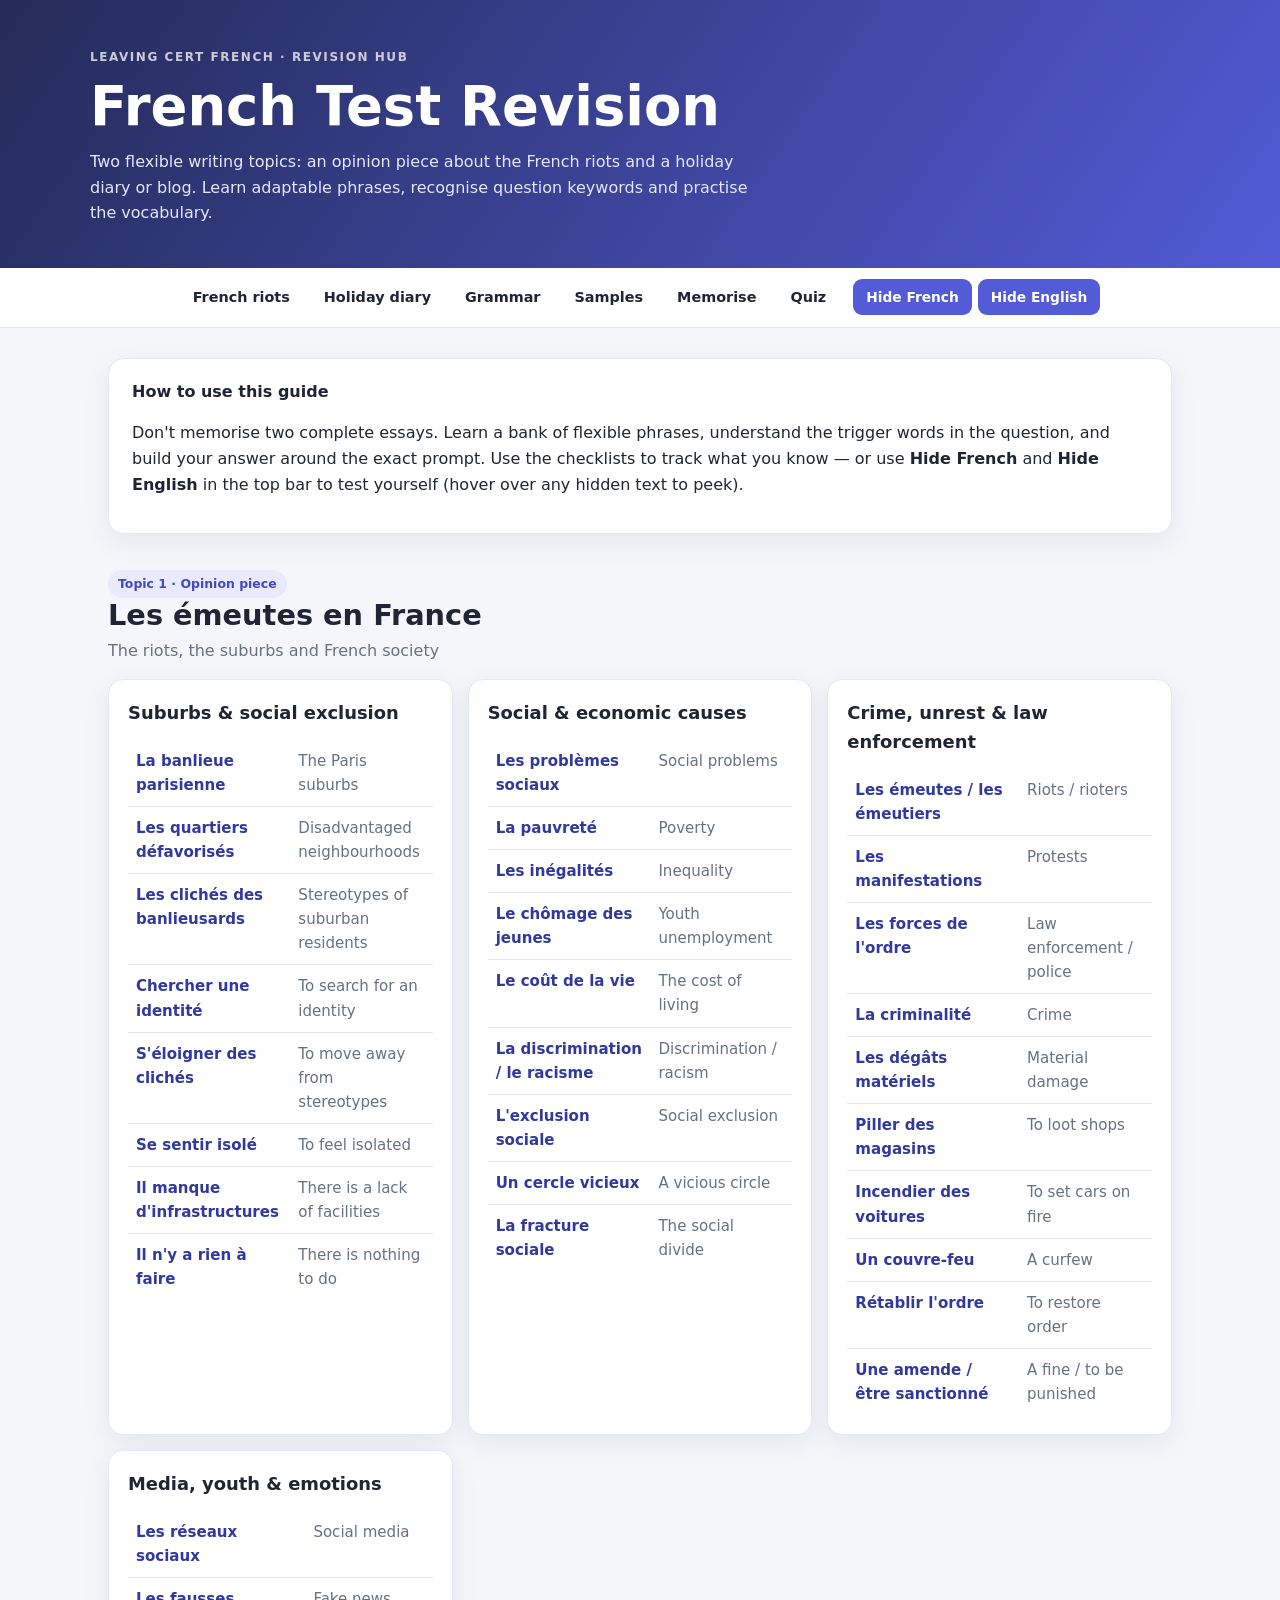
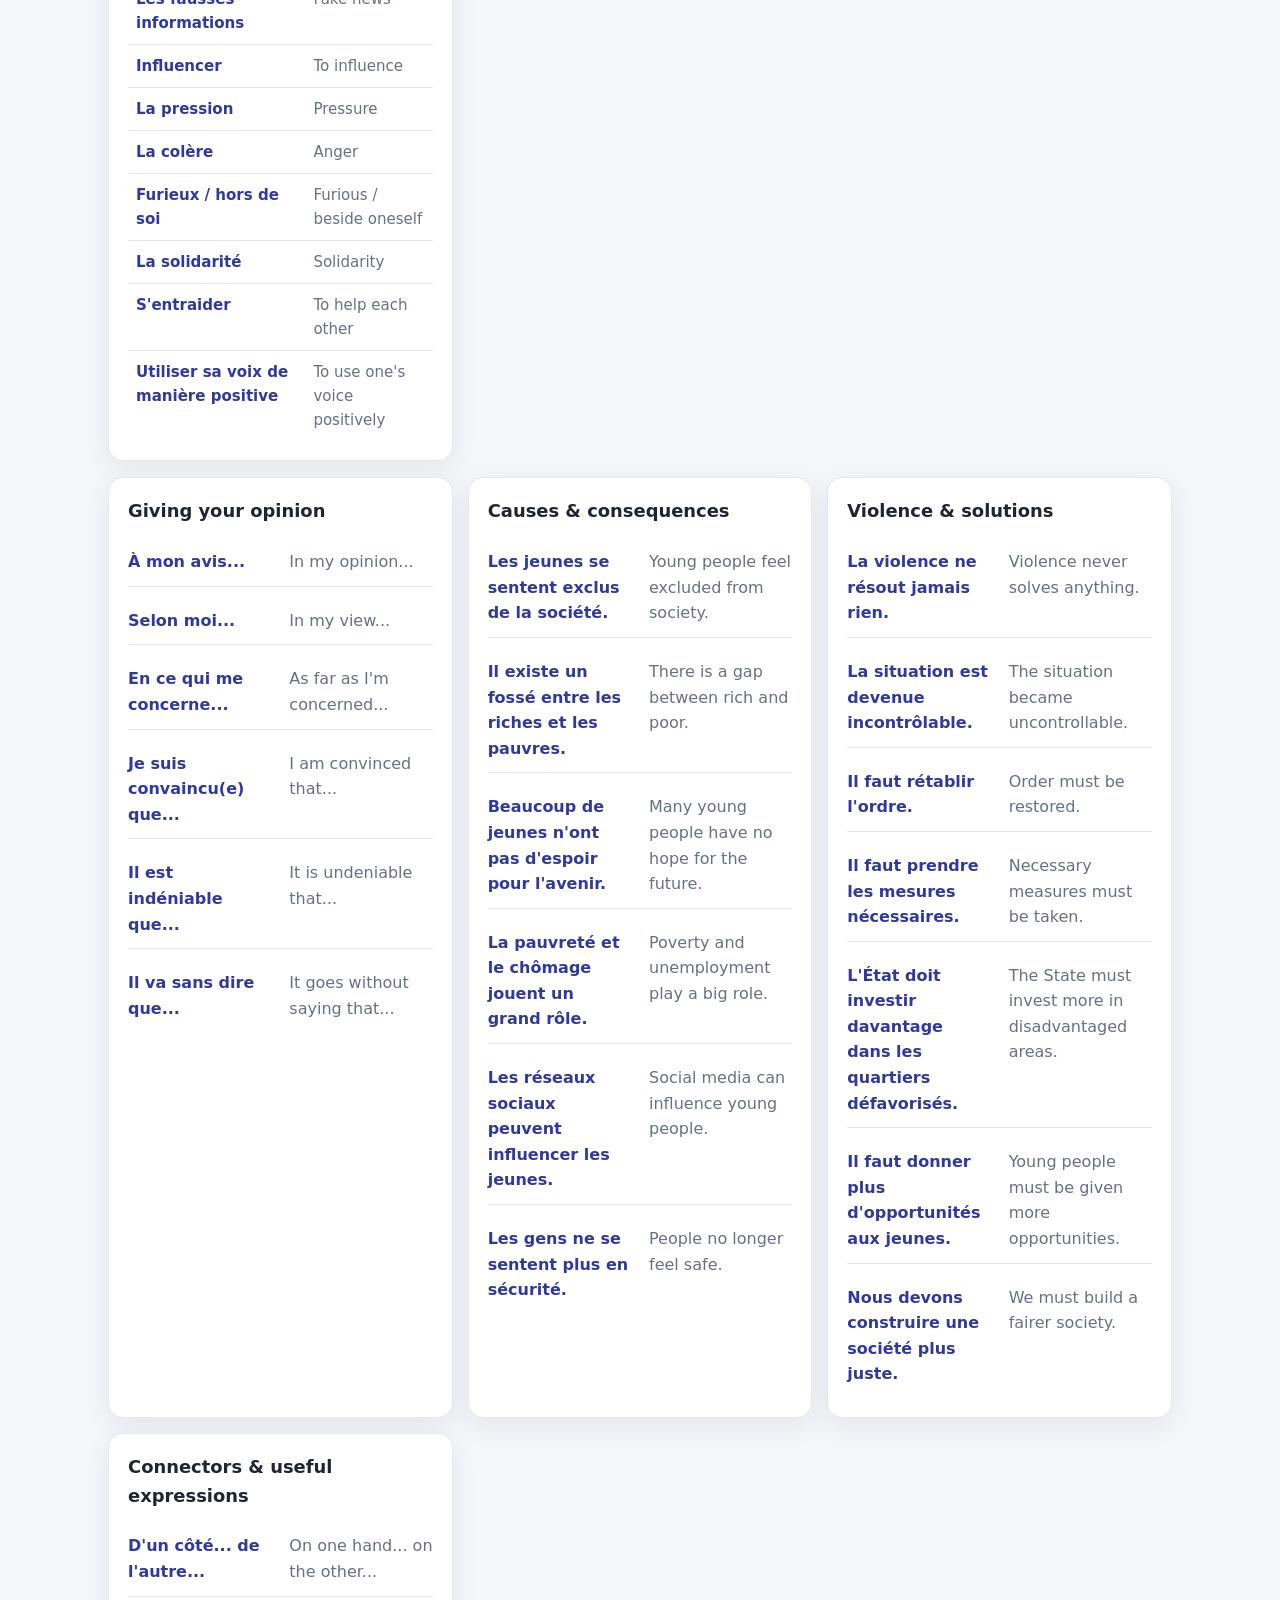
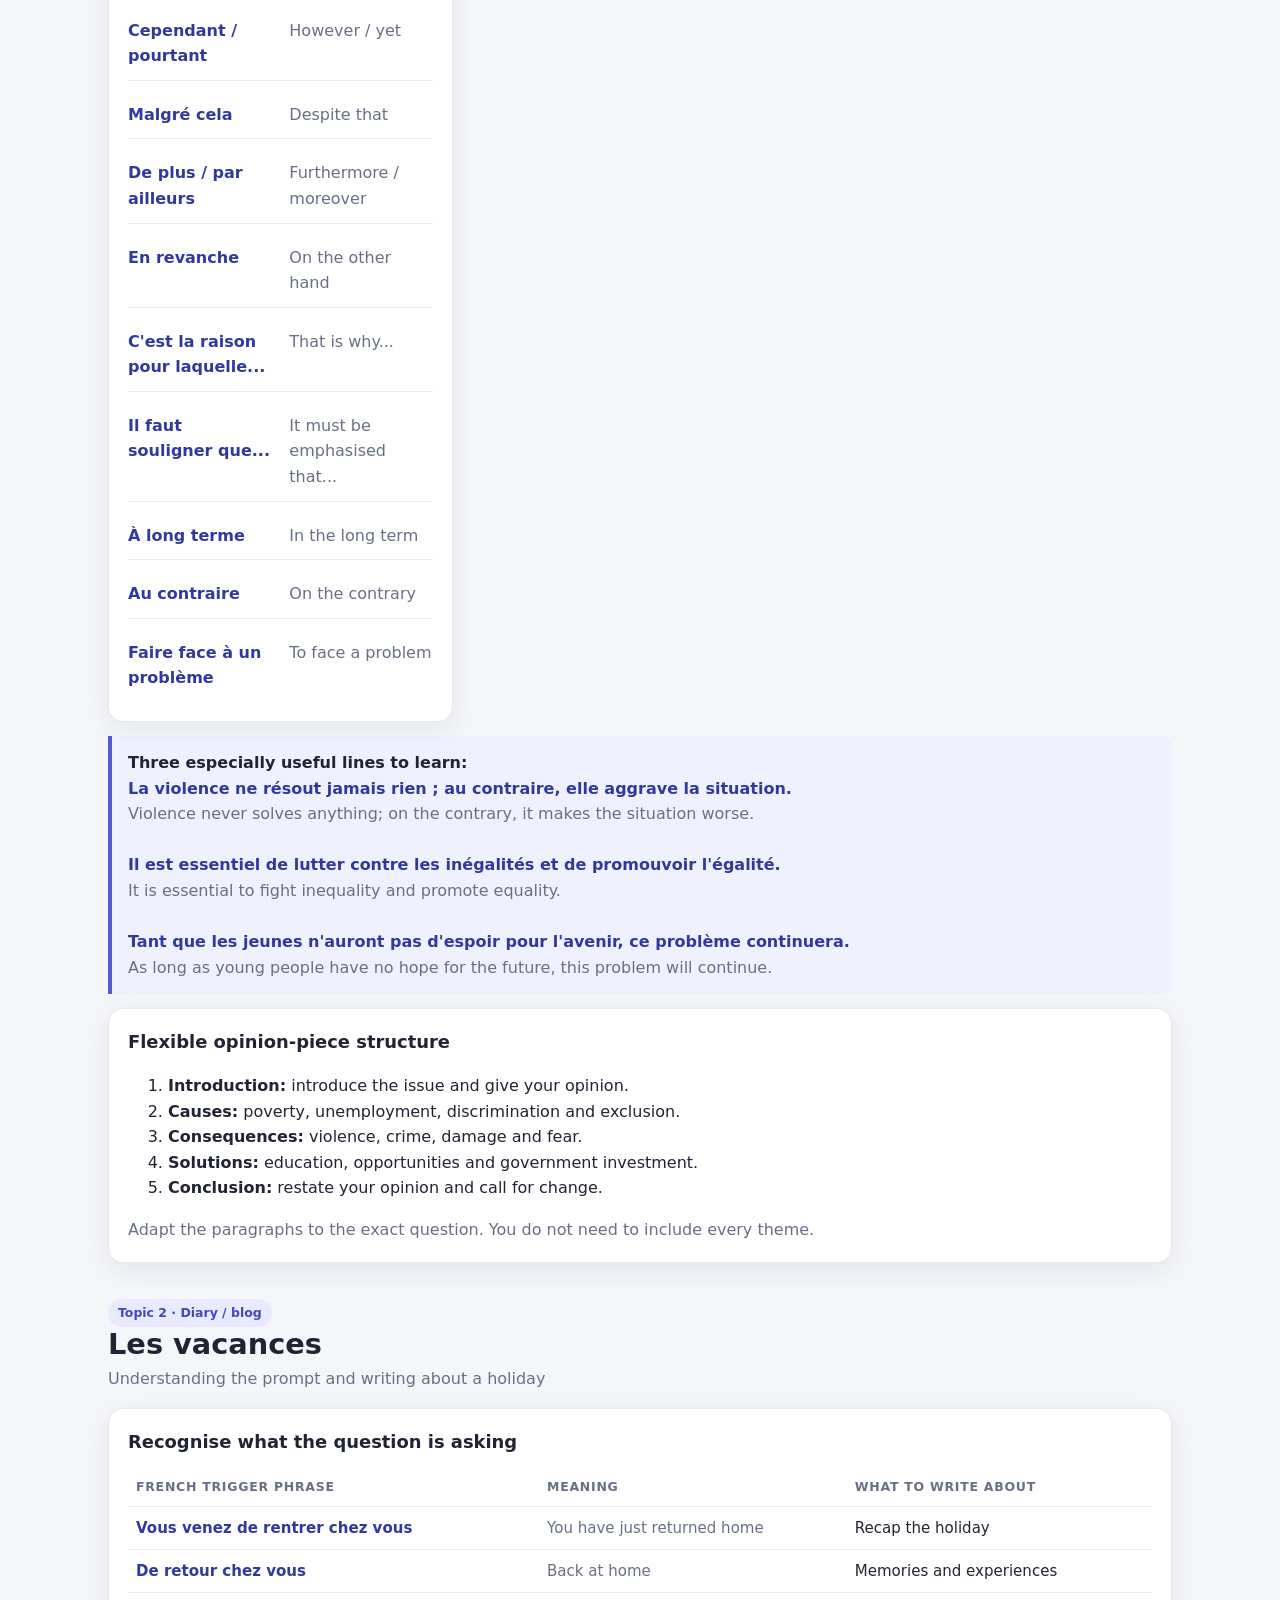
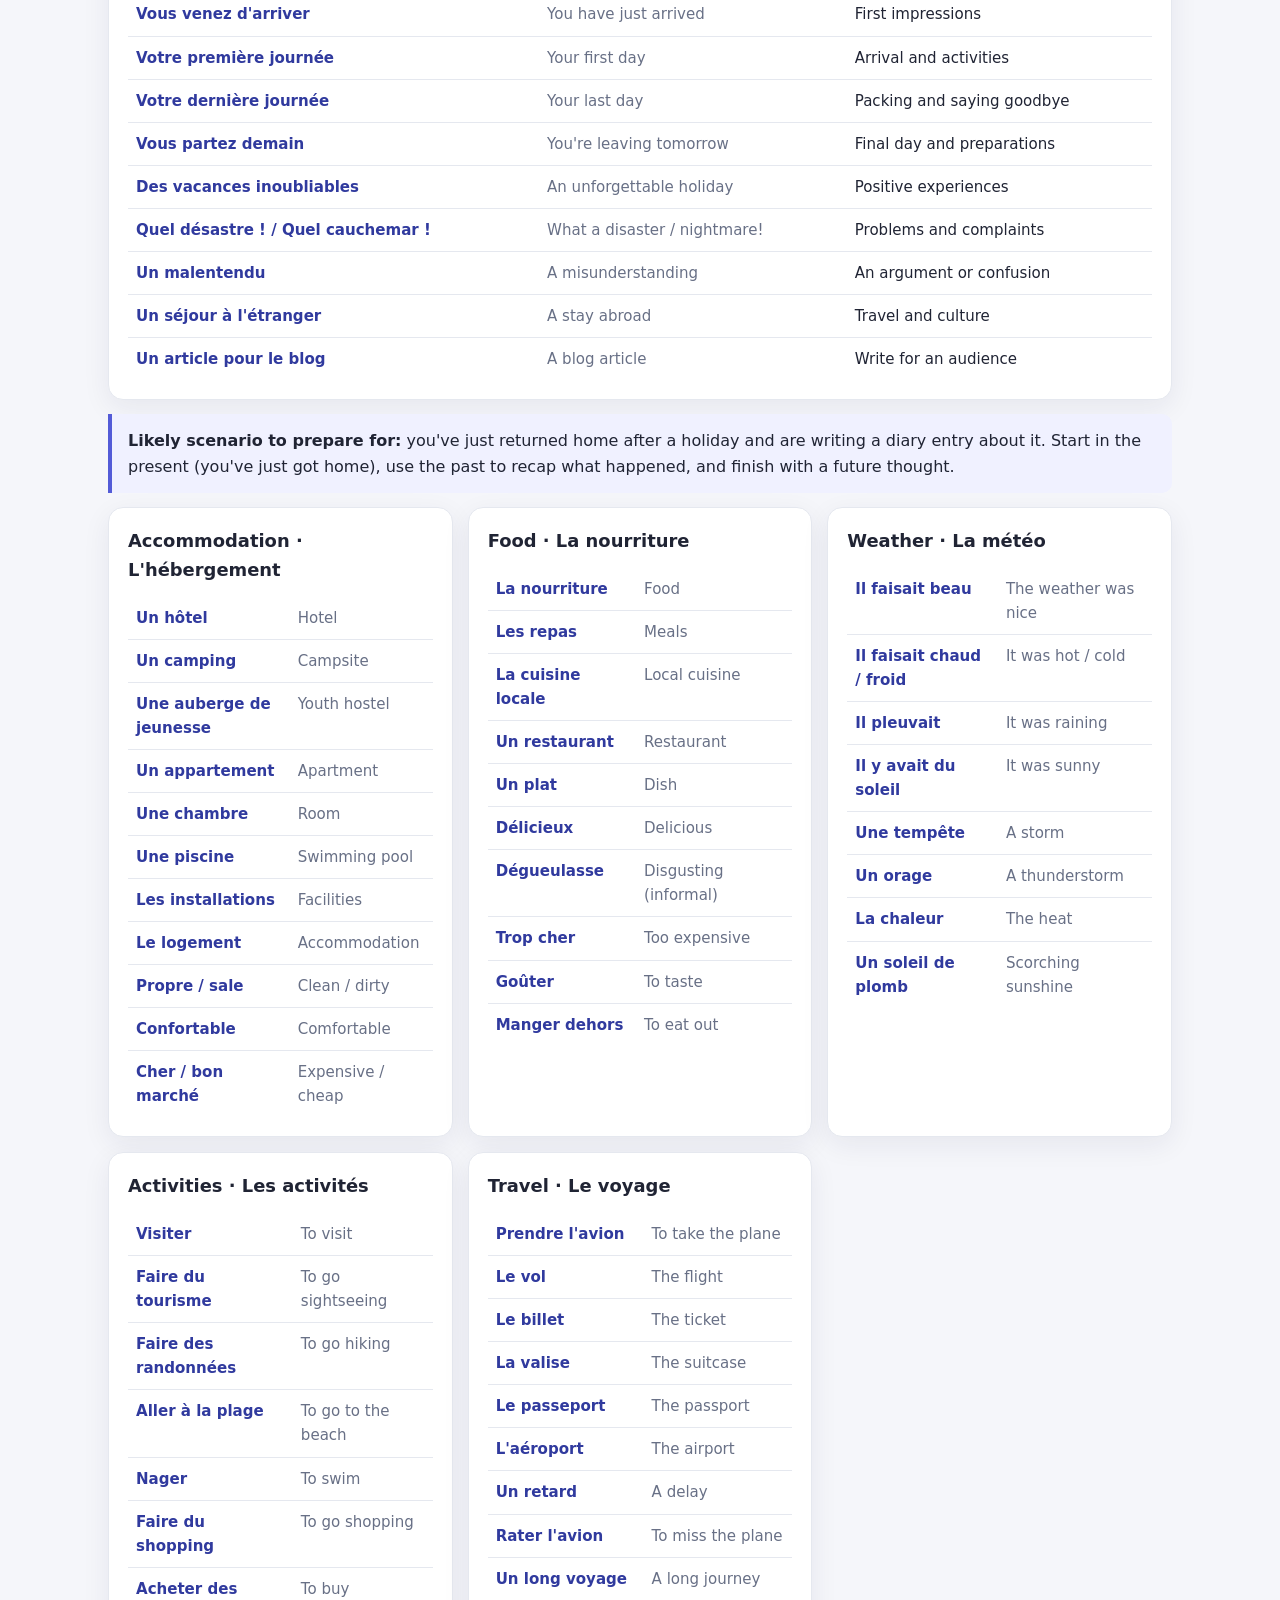
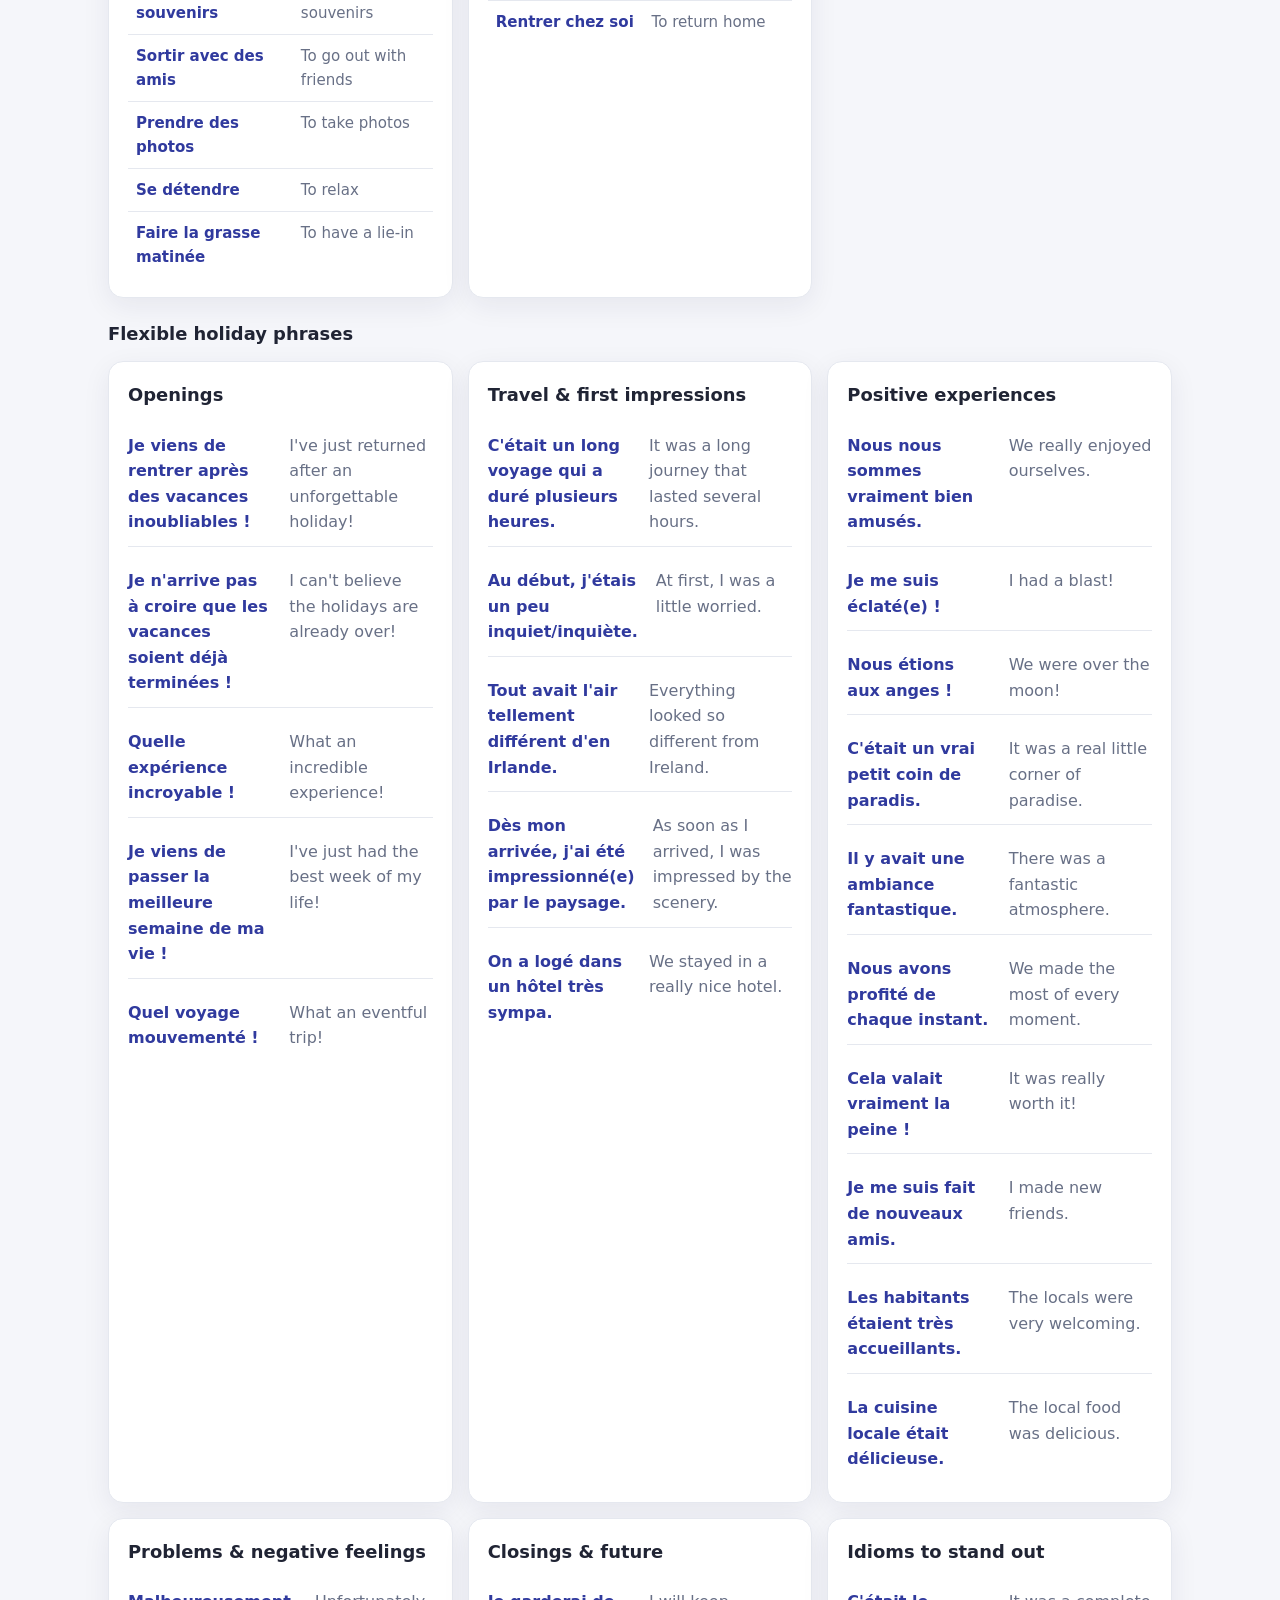
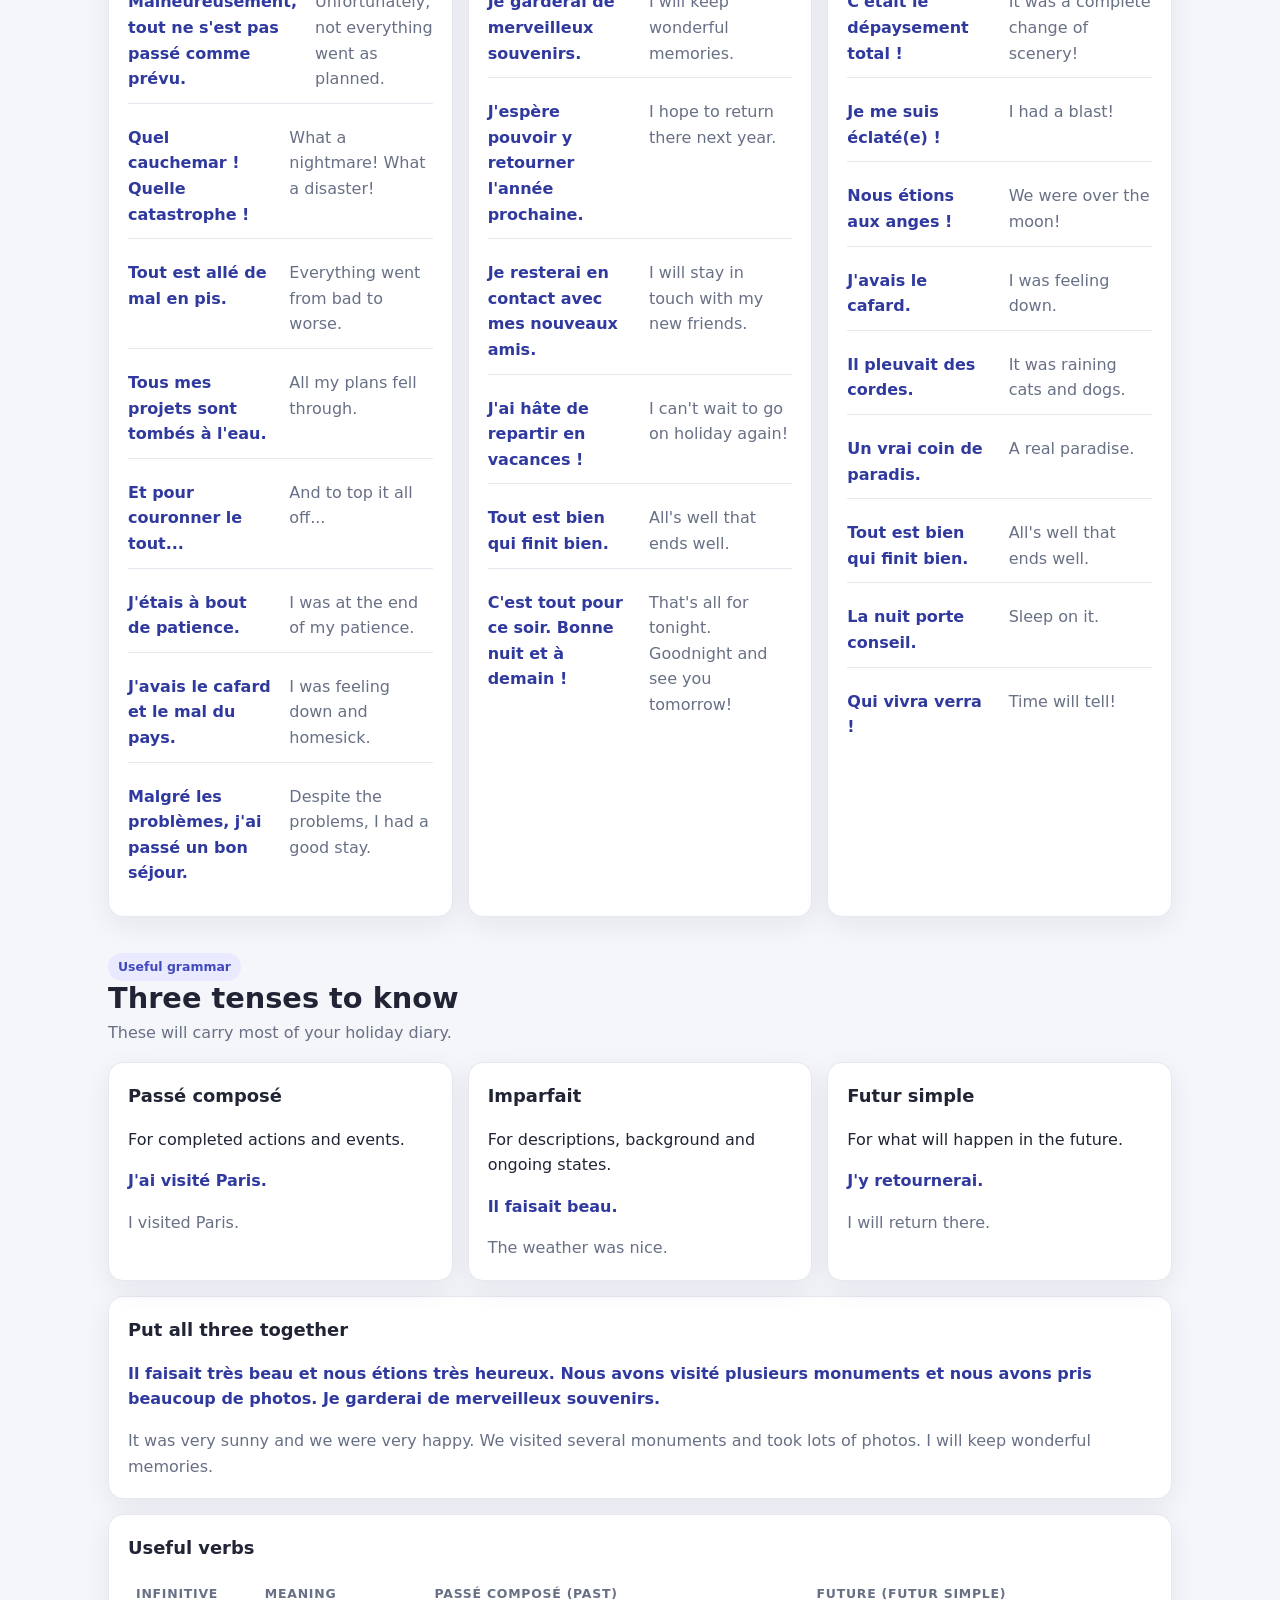
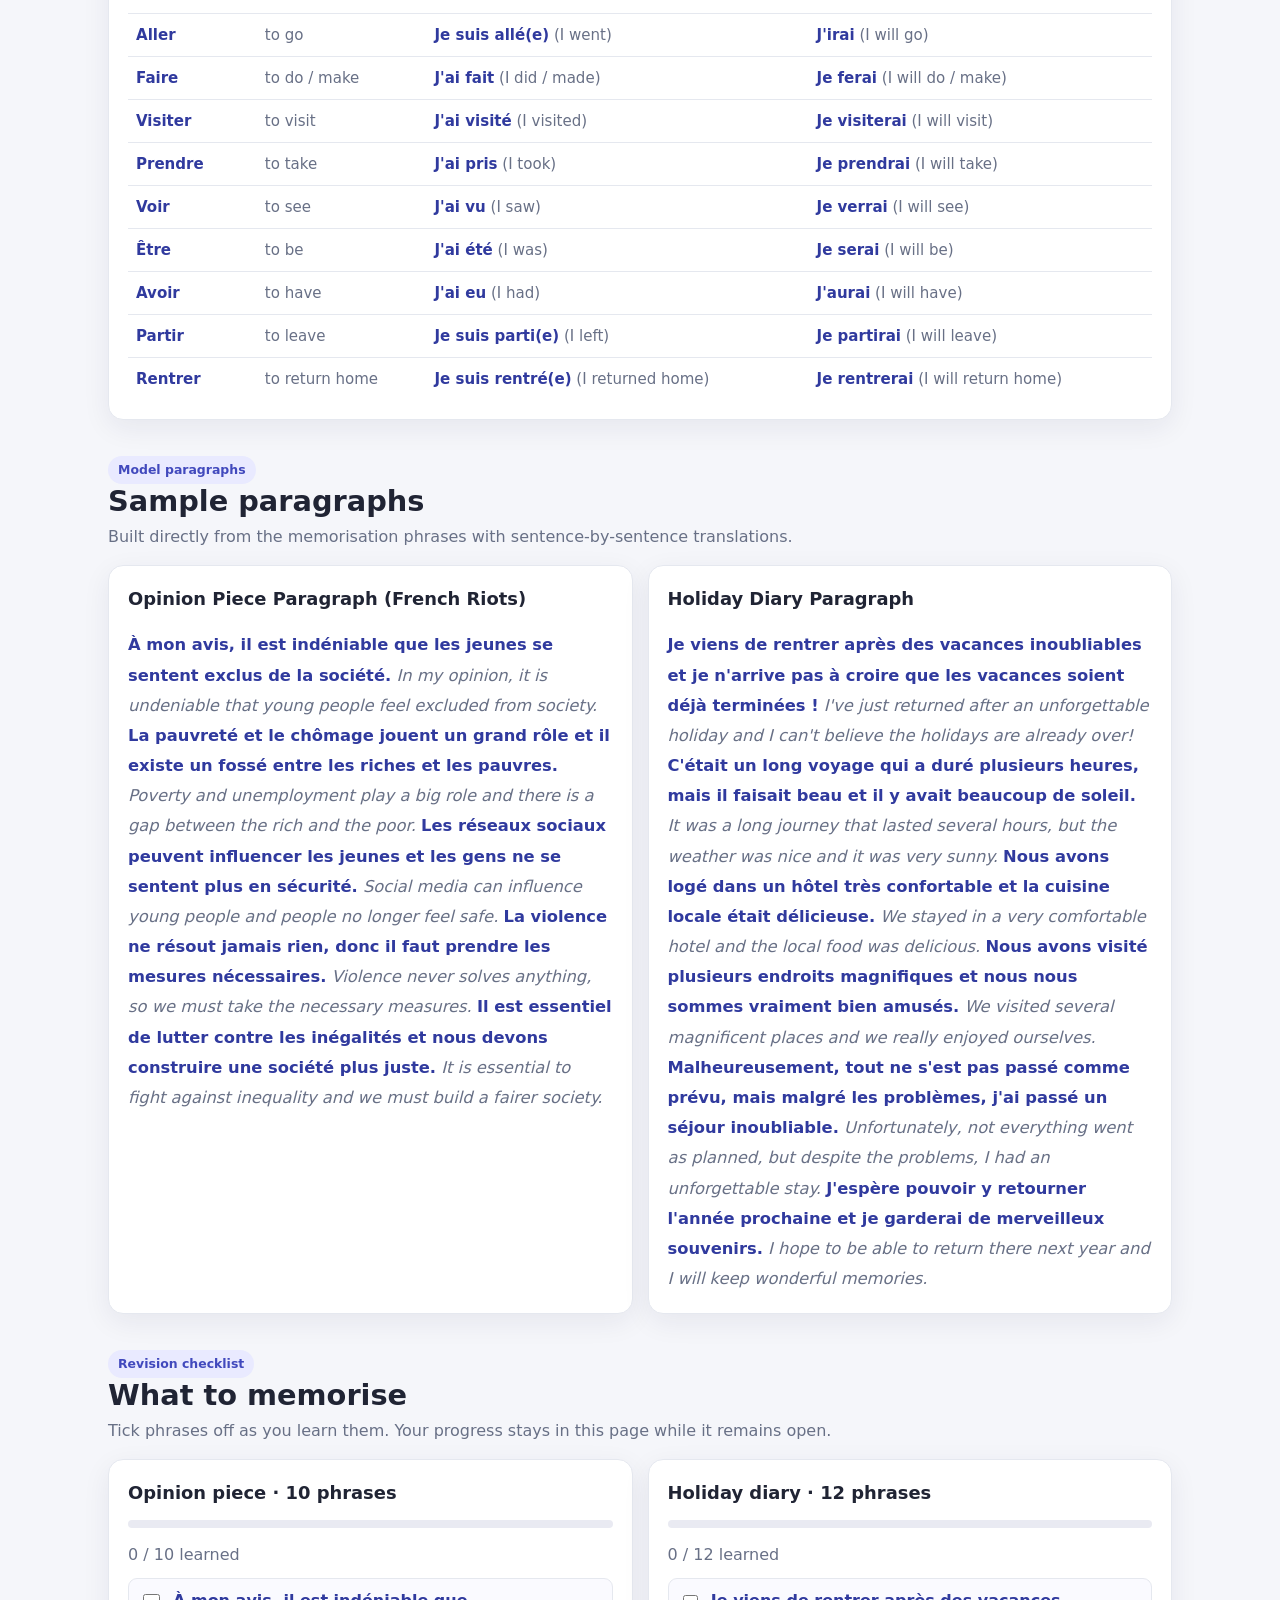
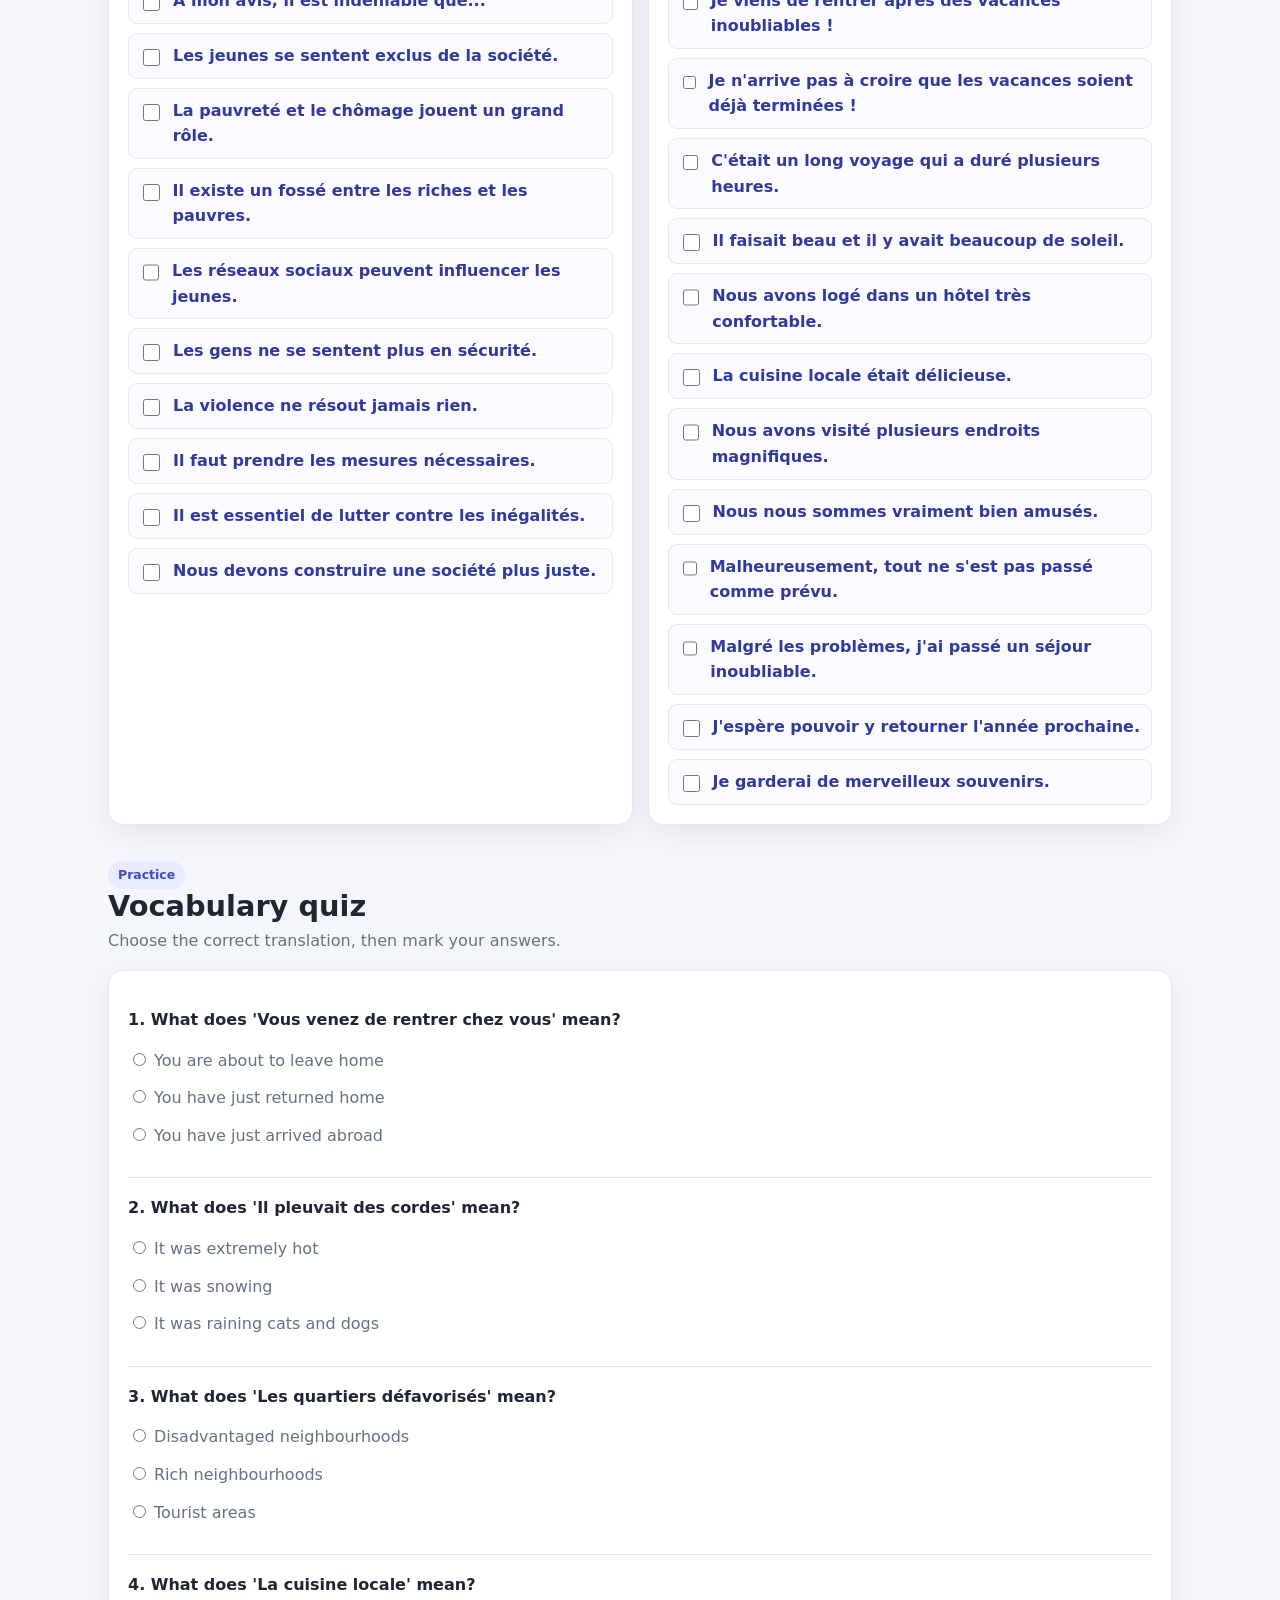
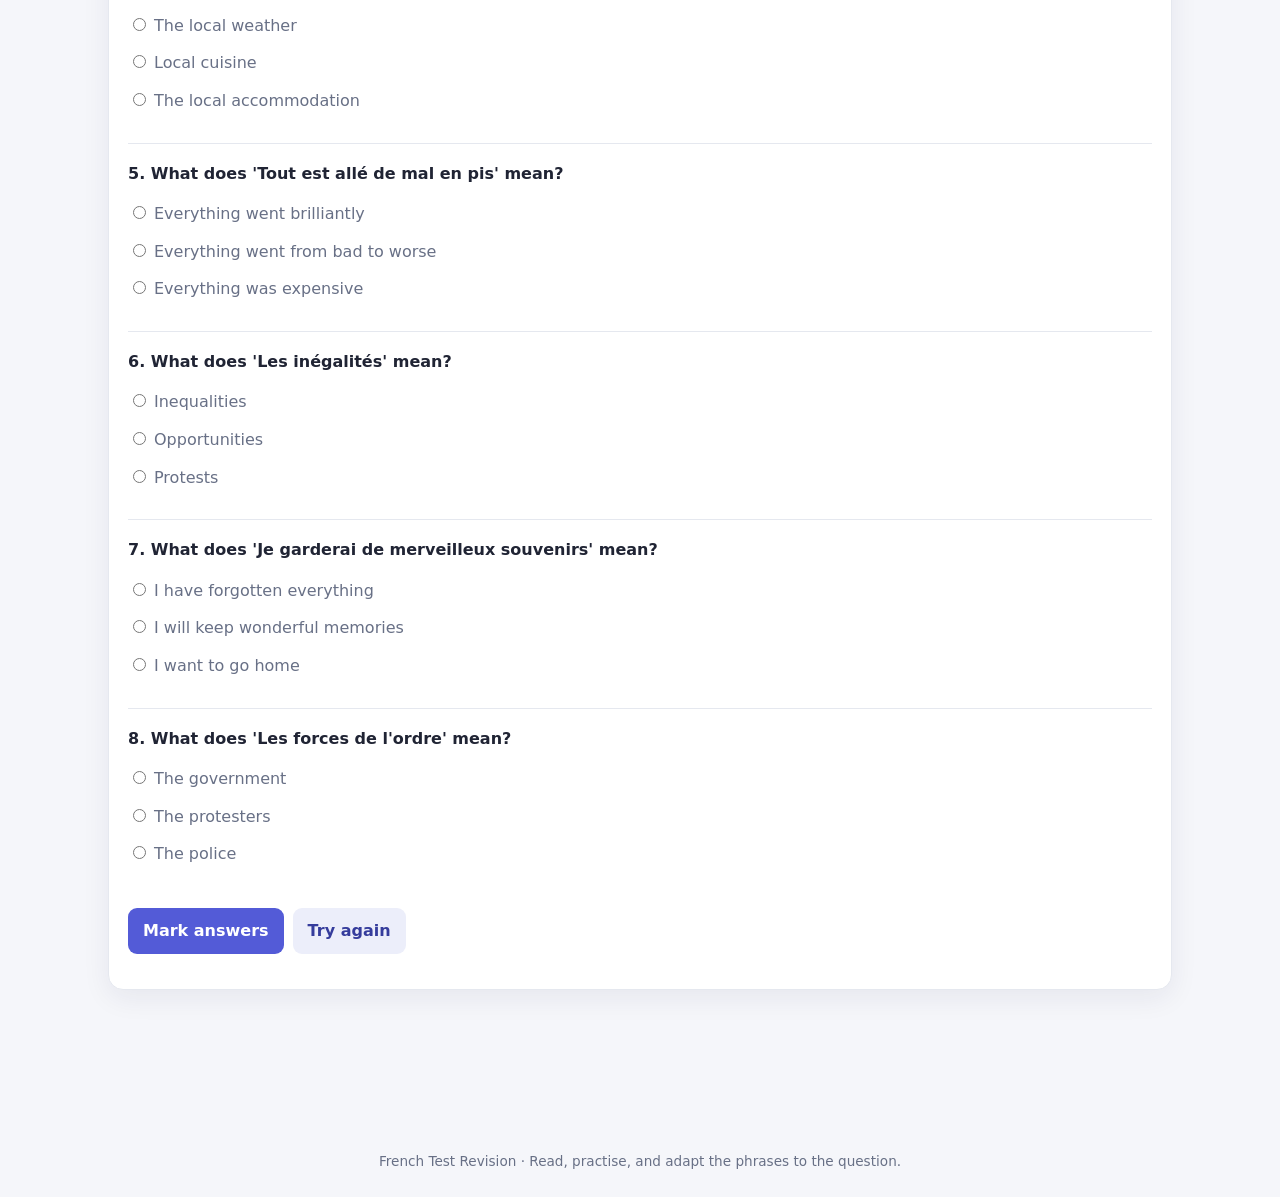
<file: index.html>
<!DOCTYPE html>
<html lang="en">
<head>
<meta charset="UTF-8">
<meta name="viewport" content="width=device-width, initial-scale=1">
<title>French Test Revision — Riots & Holidays</title>
<style>
:root{--bg:#f5f6fa;--panel:#fff;--ink:#202434;--muted:#687086;--line:#e5e8ef;--accent:#535bd7;--accent2:#e9eaff;--green:#16845b;--red:#bd4141;--shadow:0 8px 28px rgba(28,35,65,.07)}
*{box-sizing:border-box}body{margin:0;background:var(--bg);color:var(--ink);font:16px/1.6 Inter,ui-sans-serif,system-ui,-apple-system,"Segoe UI",sans-serif}
header{background:linear-gradient(125deg,#242b58,#535bd7);color:white;padding:48px 22px 42px}
.hero{max-width:1100px;margin:auto}.eyebrow{text-transform:uppercase;letter-spacing:.13em;font-size:.75rem;font-weight:800;opacity:.75}
h1{font-size:clamp(2rem,5vw,3.4rem);line-height:1.1;margin:10px 0}.hero p{max-width:680px;color:#e5e7ff;margin:12px 0 0}
nav{position:sticky;top:0;z-index:5;background:rgba(255,255,255,.94);backdrop-filter:blur(12px);border-bottom:1px solid var(--line);display:flex;gap:8px;justify-content:center;align-items:center;padding:10px;flex-wrap:wrap}
nav a{color:var(--ink);text-decoration:none;padding:8px 13px;border-radius:9px;font-size:.9rem;font-weight:650}nav a:hover{background:var(--accent2);color:var(--accent)}
.toggle-group{display:flex;gap:6px;margin-left:6px;flex-wrap:wrap}
.toggle-btn{padding:7px 13px;font-size:.86rem;border-radius:9px;background:var(--accent);color:white;border:0;font-weight:700;cursor:pointer}
.toggle-btn.active{background:#242b58}
main{max-width:1100px;margin:30px auto;padding:0 18px 70px}.intro{background:var(--panel);padding:20px 23px;border:1px solid var(--line);border-radius:16px;box-shadow:var(--shadow);margin-bottom:28px}
section{scroll-margin-top:80px;margin:36px 0}.section-head{display:flex;align-items:end;justify-content:space-between;gap:15px;margin-bottom:16px}h2{font-size:1.8rem;line-height:1.2;margin:0}h3{font-size:1.12rem;margin:0 0 12px}.sub{color:var(--muted);margin:5px 0 0}
.grid{display:grid;grid-template-columns:repeat(auto-fit,minmax(260px,1fr));gap:15px}.card{background:var(--panel);border:1px solid var(--line);border-radius:15px;padding:19px;box-shadow:var(--shadow)}.card p:last-child{margin-bottom:0}
table{width:100%;border-collapse:collapse;font-size:.94rem}td,th{text-align:left;padding:9px 8px;border-bottom:1px solid var(--line);vertical-align:top}th{color:var(--muted);font-size:.78rem;text-transform:uppercase;letter-spacing:.06em}tr:last-child td{border-bottom:0}
.fr{font-weight:750;color:#303a9e;transition:opacity .15s}.en{color:var(--muted);transition:opacity .15s}
body.hide-french .fr{opacity:0;user-select:none}
body.hide-french .fr:hover{opacity:1}
body.hide-english .en{opacity:0;user-select:none}
body.hide-english .en:hover{opacity:1}
.pill{display:inline-block;background:var(--accent2);color:#4149bd;border-radius:999px;padding:4px 10px;font-size:.78rem;font-weight:750}
.callout{border-left:4px solid var(--accent);background:#f0f1ff;padding:14px 16px;border-radius:0 10px 10px 0;margin:14px 0}
.phrase-list{display:grid;gap:10px}.phrase{display:flex;justify-content:space-between;gap:18px;padding:11px 0;border-bottom:1px solid var(--line)}.phrase:last-child{border:0}.phrase .fr{flex:1}.phrase .en{flex:1}
.checklist{display:grid;gap:9px}.check{display:flex;gap:10px;align-items:flex-start;padding:9px 10px;border-radius:9px;background:#fafaff;border:1px solid var(--line)}.check input{margin-top:6px;accent-color:var(--accent);width:17px;height:17px}.check.done span{text-decoration:line-through;color:#9299aa}
.progress{height:8px;background:#e9eaf2;border-radius:99px;overflow:hidden;margin:10px 0 14px}.bar{height:100%;width:0;background:var(--green);transition:width .2s}
.controls{display:flex;gap:9px;flex-wrap:wrap;margin-top:12px}button{border:0;border-radius:9px;background:var(--accent);color:white;padding:10px 15px;font:inherit;font-weight:700;cursor:pointer}button.secondary{background:#eceefa;color:#353c9c}button:hover{filter:brightness(.96)}
.quiz-q{padding:17px 0;border-bottom:1px solid var(--line)}.quiz-q:last-child{border:0}.quiz-q p{font-weight:750;margin:0 0 9px}.option{display:block;padding:6px 0;color:var(--muted)}.option input{accent-color:var(--accent);margin-right:8px}.feedback{font-size:.88rem;font-weight:700;margin-top:6px}.correct{color:var(--green)}.incorrect{color:var(--red)}
.sample-para{line-height:1.85;font-size:1.02rem}
.sample-para .en{font-style:italic}
footer{text-align:center;color:var(--muted);font-size:.85rem;padding:25px}
@media(max-width:600px){header{padding:35px 18px}.phrase{display:block}.phrase .en{display:block;margin-top:2px}td,th{padding:8px 5px}main{padding:0 12px 50px}}
@media print{nav,.controls,button{display:none!important}body{background:white}.card,.intro{box-shadow:none;break-inside:avoid}header{background:#333!important;print-color-adjust:exact}section{break-inside:avoid}}
</style>
</head>
<body>
<header><div class="hero"><div class="eyebrow">Leaving Cert French · Revision hub</div><h1>French Test Revision</h1><p>Two flexible writing topics: an opinion piece about the French riots and a holiday diary or blog. Learn adaptable phrases, recognise question keywords and practise the vocabulary.</p></div></header>
<nav><a href="#riots">French riots</a><a href="#holiday">Holiday diary</a><a href="#grammar">Grammar</a><a href="#samples">Samples</a><a href="#learn">Memorise</a><a href="#quiz">Quiz</a><div class="toggle-group"><button id="toggleFr" class="toggle-btn" type="button">Hide French</button><button id="toggleEn" class="toggle-btn" type="button">Hide English</button></div></nav>
<main>
<div class="intro"><strong>How to use this guide</strong><p>Don't memorise two complete essays. Learn a bank of flexible phrases, understand the trigger words in the question, and build your answer around the exact prompt. Use the checklists to track what you know — or use <strong>Hide French</strong> and <strong>Hide English</strong> in the top bar to test yourself (hover over any hidden text to peek).</p></div>

<section id="riots">
<div class="section-head"><div><span class="pill">Topic 1 · Opinion piece</span><h2>Les émeutes en France</h2><p class="sub">The riots, the suburbs and French society</p></div></div>
<div class="grid">
<div class="card"><h3>Suburbs & social exclusion</h3><table>
<tr><td class="fr">La banlieue parisienne</td><td class="en">The Paris suburbs</td></tr>
<tr><td class="fr">Les quartiers défavorisés</td><td class="en">Disadvantaged neighbourhoods</td></tr>
<tr><td class="fr">Les clichés des banlieusards</td><td class="en">Stereotypes of suburban residents</td></tr>
<tr><td class="fr">Chercher une identité</td><td class="en">To search for an identity</td></tr>
<tr><td class="fr">S'éloigner des clichés</td><td class="en">To move away from stereotypes</td></tr>
<tr><td class="fr">Se sentir isolé</td><td class="en">To feel isolated</td></tr>
<tr><td class="fr">Il manque d'infrastructures</td><td class="en">There is a lack of facilities</td></tr>
<tr><td class="fr">Il n'y a rien à faire</td><td class="en">There is nothing to do</td></tr>
</table></div>
<div class="card"><h3>Social & economic causes</h3><table>
<tr><td class="fr">Les problèmes sociaux</td><td class="en">Social problems</td></tr>
<tr><td class="fr">La pauvreté</td><td class="en">Poverty</td></tr>
<tr><td class="fr">Les inégalités</td><td class="en">Inequality</td></tr>
<tr><td class="fr">Le chômage des jeunes</td><td class="en">Youth unemployment</td></tr>
<tr><td class="fr">Le coût de la vie</td><td class="en">The cost of living</td></tr>
<tr><td class="fr">La discrimination / le racisme</td><td class="en">Discrimination / racism</td></tr>
<tr><td class="fr">L'exclusion sociale</td><td class="en">Social exclusion</td></tr>
<tr><td class="fr">Un cercle vicieux</td><td class="en">A vicious circle</td></tr>
<tr><td class="fr">La fracture sociale</td><td class="en">The social divide</td></tr>
</table></div>
<div class="card"><h3>Crime, unrest & law enforcement</h3><table>
<tr><td class="fr">Les émeutes / les émeutiers</td><td class="en">Riots / rioters</td></tr>
<tr><td class="fr">Les manifestations</td><td class="en">Protests</td></tr>
<tr><td class="fr">Les forces de l'ordre</td><td class="en">Law enforcement / police</td></tr>
<tr><td class="fr">La criminalité</td><td class="en">Crime</td></tr>
<tr><td class="fr">Les dégâts matériels</td><td class="en">Material damage</td></tr>
<tr><td class="fr">Piller des magasins</td><td class="en">To loot shops</td></tr>
<tr><td class="fr">Incendier des voitures</td><td class="en">To set cars on fire</td></tr>
<tr><td class="fr">Un couvre-feu</td><td class="en">A curfew</td></tr>
<tr><td class="fr">Rétablir l'ordre</td><td class="en">To restore order</td></tr>
<tr><td class="fr">Une amende / être sanctionné</td><td class="en">A fine / to be punished</td></tr>
</table></div>
<div class="card"><h3>Media, youth & emotions</h3><table>
<tr><td class="fr">Les réseaux sociaux</td><td class="en">Social media</td></tr>
<tr><td class="fr">Les fausses informations</td><td class="en">Fake news</td></tr>
<tr><td class="fr">Influencer</td><td class="en">To influence</td></tr>
<tr><td class="fr">La pression</td><td class="en">Pressure</td></tr>
<tr><td class="fr">La colère</td><td class="en">Anger</td></tr>
<tr><td class="fr">Furieux / hors de soi</td><td class="en">Furious / beside oneself</td></tr>
<tr><td class="fr">La solidarité</td><td class="en">Solidarity</td></tr>
<tr><td class="fr">S'entraider</td><td class="en">To help each other</td></tr>
<tr><td class="fr">Utiliser sa voix de manière positive</td><td class="en">To use one's voice positively</td></tr>
</table></div></div>

<div class="grid" style="margin-top:16px">
<div class="card"><h3>Giving your opinion</h3><div class="phrase-list">
<div class="phrase"><span class="fr">À mon avis...</span><span class="en">In my opinion...</span></div>
<div class="phrase"><span class="fr">Selon moi...</span><span class="en">In my view...</span></div>
<div class="phrase"><span class="fr">En ce qui me concerne...</span><span class="en">As far as I'm concerned...</span></div>
<div class="phrase"><span class="fr">Je suis convaincu(e) que...</span><span class="en">I am convinced that...</span></div>
<div class="phrase"><span class="fr">Il est indéniable que...</span><span class="en">It is undeniable that...</span></div>
<div class="phrase"><span class="fr">Il va sans dire que...</span><span class="en">It goes without saying that...</span></div>
</div></div>
<div class="card"><h3>Causes & consequences</h3><div class="phrase-list">
<div class="phrase"><span class="fr">Les jeunes se sentent exclus de la société.</span><span class="en">Young people feel excluded from society.</span></div>
<div class="phrase"><span class="fr">Il existe un fossé entre les riches et les pauvres.</span><span class="en">There is a gap between rich and poor.</span></div>
<div class="phrase"><span class="fr">Beaucoup de jeunes n'ont pas d'espoir pour l'avenir.</span><span class="en">Many young people have no hope for the future.</span></div>
<div class="phrase"><span class="fr">La pauvreté et le chômage jouent un grand rôle.</span><span class="en">Poverty and unemployment play a big role.</span></div>
<div class="phrase"><span class="fr">Les réseaux sociaux peuvent influencer les jeunes.</span><span class="en">Social media can influence young people.</span></div>
<div class="phrase"><span class="fr">Les gens ne se sentent plus en sécurité.</span><span class="en">People no longer feel safe.</span></div>
</div></div>
<div class="card"><h3>Violence & solutions</h3><div class="phrase-list">
<div class="phrase"><span class="fr">La violence ne résout jamais rien.</span><span class="en">Violence never solves anything.</span></div>
<div class="phrase"><span class="fr">La situation est devenue incontrôlable.</span><span class="en">The situation became uncontrollable.</span></div>
<div class="phrase"><span class="fr">Il faut rétablir l'ordre.</span><span class="en">Order must be restored.</span></div>
<div class="phrase"><span class="fr">Il faut prendre les mesures nécessaires.</span><span class="en">Necessary measures must be taken.</span></div>
<div class="phrase"><span class="fr">L'État doit investir davantage dans les quartiers défavorisés.</span><span class="en">The State must invest more in disadvantaged areas.</span></div>
<div class="phrase"><span class="fr">Il faut donner plus d'opportunités aux jeunes.</span><span class="en">Young people must be given more opportunities.</span></div>
<div class="phrase"><span class="fr">Nous devons construire une société plus juste.</span><span class="en">We must build a fairer society.</span></div>
</div></div>
<div class="card"><h3>Connectors & useful expressions</h3><div class="phrase-list">
<div class="phrase"><span class="fr">D'un côté... de l'autre...</span><span class="en">On one hand... on the other...</span></div>
<div class="phrase"><span class="fr">Cependant / pourtant</span><span class="en">However / yet</span></div>
<div class="phrase"><span class="fr">Malgré cela</span><span class="en">Despite that</span></div>
<div class="phrase"><span class="fr">De plus / par ailleurs</span><span class="en">Furthermore / moreover</span></div>
<div class="phrase"><span class="fr">En revanche</span><span class="en">On the other hand</span></div>
<div class="phrase"><span class="fr">C'est la raison pour laquelle...</span><span class="en">That is why...</span></div>
<div class="phrase"><span class="fr">Il faut souligner que...</span><span class="en">It must be emphasised that...</span></div>
<div class="phrase"><span class="fr">À long terme</span><span class="en">In the long term</span></div>
<div class="phrase"><span class="fr">Au contraire</span><span class="en">On the contrary</span></div>
<div class="phrase"><span class="fr">Faire face à un problème</span><span class="en">To face a problem</span></div>
</div></div></div>
<div class="callout"><strong>Three especially useful lines to learn:</strong><br><span class="fr">La violence ne résout jamais rien ; au contraire, elle aggrave la situation.</span><br><span class="en">Violence never solves anything; on the contrary, it makes the situation worse.</span><br><br><span class="fr">Il est essentiel de lutter contre les inégalités et de promouvoir l'égalité.</span><br><span class="en">It is essential to fight inequality and promote equality.</span><br><br><span class="fr">Tant que les jeunes n'auront pas d'espoir pour l'avenir, ce problème continuera.</span><br><span class="en">As long as young people have no hope for the future, this problem will continue.</span></div>
<div class="card"><h3>Flexible opinion-piece structure</h3><ol><li><strong>Introduction:</strong> introduce the issue and give your opinion.</li><li><strong>Causes:</strong> poverty, unemployment, discrimination and exclusion.</li><li><strong>Consequences:</strong> violence, crime, damage and fear.</li><li><strong>Solutions:</strong> education, opportunities and government investment.</li><li><strong>Conclusion:</strong> restate your opinion and call for change.</li></ol><p class="sub">Adapt the paragraphs to the exact question. You do not need to include every theme.</p></div>
</section>

<section id="holiday">
<div class="section-head"><div><span class="pill">Topic 2 · Diary / blog</span><h2>Les vacances</h2><p class="sub">Understanding the prompt and writing about a holiday</p></div></div>
<div class="card"><h3>Recognise what the question is asking</h3><table><tr><th>French trigger phrase</th><th>Meaning</th><th>What to write about</th></tr>
<tr><td class="fr">Vous venez de rentrer chez vous</td><td class="en">You have just returned home</td><td>Recap the holiday</td></tr>
<tr><td class="fr">De retour chez vous</td><td class="en">Back at home</td><td>Memories and experiences</td></tr>
<tr><td class="fr">Vous venez d'arriver</td><td class="en">You have just arrived</td><td>First impressions</td></tr>
<tr><td class="fr">Votre première journée</td><td class="en">Your first day</td><td>Arrival and activities</td></tr>
<tr><td class="fr">Votre dernière journée</td><td class="en">Your last day</td><td>Packing and saying goodbye</td></tr>
<tr><td class="fr">Vous partez demain</td><td class="en">You're leaving tomorrow</td><td>Final day and preparations</td></tr>
<tr><td class="fr">Des vacances inoubliables</td><td class="en">An unforgettable holiday</td><td>Positive experiences</td></tr>
<tr><td class="fr">Quel désastre ! / Quel cauchemar !</td><td class="en">What a disaster / nightmare!</td><td>Problems and complaints</td></tr>
<tr><td class="fr">Un malentendu</td><td class="en">A misunderstanding</td><td>An argument or confusion</td></tr>
<tr><td class="fr">Un séjour à l'étranger</td><td class="en">A stay abroad</td><td>Travel and culture</td></tr>
<tr><td class="fr">Un article pour le blog</td><td class="en">A blog article</td><td>Write for an audience</td></tr>
</table></div>
<div class="callout"><strong>Likely scenario to prepare for:</strong> you've just returned home after a holiday and are writing a diary entry about it. Start in the present (you've just got home), use the past to recap what happened, and finish with a future thought.</div>
<div class="grid">
<div class="card"><h3>Accommodation · L'hébergement</h3><table>
<tr><td class="fr">Un hôtel</td><td class="en">Hotel</td></tr><tr><td class="fr">Un camping</td><td class="en">Campsite</td></tr><tr><td class="fr">Une auberge de jeunesse</td><td class="en">Youth hostel</td></tr><tr><td class="fr">Un appartement</td><td class="en">Apartment</td></tr><tr><td class="fr">Une chambre</td><td class="en">Room</td></tr><tr><td class="fr">Une piscine</td><td class="en">Swimming pool</td></tr><tr><td class="fr">Les installations</td><td class="en">Facilities</td></tr><tr><td class="fr">Le logement</td><td class="en">Accommodation</td></tr><tr><td class="fr">Propre / sale</td><td class="en">Clean / dirty</td></tr><tr><td class="fr">Confortable</td><td class="en">Comfortable</td></tr><tr><td class="fr">Cher / bon marché</td><td class="en">Expensive / cheap</td></tr>
</table></div>
<div class="card"><h3>Food · La nourriture</h3><table>
<tr><td class="fr">La nourriture</td><td class="en">Food</td></tr><tr><td class="fr">Les repas</td><td class="en">Meals</td></tr><tr><td class="fr">La cuisine locale</td><td class="en">Local cuisine</td></tr><tr><td class="fr">Un restaurant</td><td class="en">Restaurant</td></tr><tr><td class="fr">Un plat</td><td class="en">Dish</td></tr><tr><td class="fr">Délicieux</td><td class="en">Delicious</td></tr><tr><td class="fr">Dégueulasse</td><td class="en">Disgusting (informal)</td></tr><tr><td class="fr">Trop cher</td><td class="en">Too expensive</td></tr><tr><td class="fr">Goûter</td><td class="en">To taste</td></tr><tr><td class="fr">Manger dehors</td><td class="en">To eat out</td></tr>
</table></div>
<div class="card"><h3>Weather · La météo</h3><table>
<tr><td class="fr">Il faisait beau</td><td class="en">The weather was nice</td></tr><tr><td class="fr">Il faisait chaud / froid</td><td class="en">It was hot / cold</td></tr><tr><td class="fr">Il pleuvait</td><td class="en">It was raining</td></tr><tr><td class="fr">Il y avait du soleil</td><td class="en">It was sunny</td></tr><tr><td class="fr">Une tempête</td><td class="en">A storm</td></tr><tr><td class="fr">Un orage</td><td class="en">A thunderstorm</td></tr><tr><td class="fr">La chaleur</td><td class="en">The heat</td></tr><tr><td class="fr">Un soleil de plomb</td><td class="en">Scorching sunshine</td></tr>
</table></div>
<div class="card"><h3>Activities · Les activités</h3><table>
<tr><td class="fr">Visiter</td><td class="en">To visit</td></tr><tr><td class="fr">Faire du tourisme</td><td class="en">To go sightseeing</td></tr><tr><td class="fr">Faire des randonnées</td><td class="en">To go hiking</td></tr><tr><td class="fr">Aller à la plage</td><td class="en">To go to the beach</td></tr><tr><td class="fr">Nager</td><td class="en">To swim</td></tr><tr><td class="fr">Faire du shopping</td><td class="en">To go shopping</td></tr><tr><td class="fr">Acheter des souvenirs</td><td class="en">To buy souvenirs</td></tr><tr><td class="fr">Sortir avec des amis</td><td class="en">To go out with friends</td></tr><tr><td class="fr">Prendre des photos</td><td class="en">To take photos</td></tr><tr><td class="fr">Se détendre</td><td class="en">To relax</td></tr><tr><td class="fr">Faire la grasse matinée</td><td class="en">To have a lie-in</td></tr>
</table></div>
<div class="card"><h3>Travel · Le voyage</h3><table>
<tr><td class="fr">Prendre l'avion</td><td class="en">To take the plane</td></tr><tr><td class="fr">Le vol</td><td class="en">The flight</td></tr><tr><td class="fr">Le billet</td><td class="en">The ticket</td></tr><tr><td class="fr">La valise</td><td class="en">The suitcase</td></tr><tr><td class="fr">Le passeport</td><td class="en">The passport</td></tr><tr><td class="fr">L'aéroport</td><td class="en">The airport</td></tr><tr><td class="fr">Un retard</td><td class="en">A delay</td></tr><tr><td class="fr">Rater l'avion</td><td class="en">To miss the plane</td></tr><tr><td class="fr">Un long voyage</td><td class="en">A long journey</td></tr><tr><td class="fr">Rentrer chez soi</td><td class="en">To return home</td></tr>
</table></div>
</div>
<h3 style="margin-top:22px">Flexible holiday phrases</h3>
<div class="grid">
<div class="card"><h3>Openings</h3><div class="phrase-list">
<div class="phrase"><span class="fr">Je viens de rentrer après des vacances inoubliables !</span><span class="en">I've just returned after an unforgettable holiday!</span></div>
<div class="phrase"><span class="fr">Je n'arrive pas à croire que les vacances soient déjà terminées !</span><span class="en">I can't believe the holidays are already over!</span></div>
<div class="phrase"><span class="fr">Quelle expérience incroyable !</span><span class="en">What an incredible experience!</span></div>
<div class="phrase"><span class="fr">Je viens de passer la meilleure semaine de ma vie !</span><span class="en">I've just had the best week of my life!</span></div>
<div class="phrase"><span class="fr">Quel voyage mouvementé !</span><span class="en">What an eventful trip!</span></div>
</div></div>
<div class="card"><h3>Travel & first impressions</h3><div class="phrase-list">
<div class="phrase"><span class="fr">C'était un long voyage qui a duré plusieurs heures.</span><span class="en">It was a long journey that lasted several hours.</span></div>
<div class="phrase"><span class="fr">Au début, j'étais un peu inquiet/inquiète.</span><span class="en">At first, I was a little worried.</span></div>
<div class="phrase"><span class="fr">Tout avait l'air tellement différent d'en Irlande.</span><span class="en">Everything looked so different from Ireland.</span></div>
<div class="phrase"><span class="fr">Dès mon arrivée, j'ai été impressionné(e) par le paysage.</span><span class="en">As soon as I arrived, I was impressed by the scenery.</span></div>
<div class="phrase"><span class="fr">On a logé dans un hôtel très sympa.</span><span class="en">We stayed in a really nice hotel.</span></div>
</div></div>
<div class="card"><h3>Positive experiences</h3><div class="phrase-list">
<div class="phrase"><span class="fr">Nous nous sommes vraiment bien amusés.</span><span class="en">We really enjoyed ourselves.</span></div>
<div class="phrase"><span class="fr">Je me suis éclaté(e) !</span><span class="en">I had a blast!</span></div>
<div class="phrase"><span class="fr">Nous étions aux anges !</span><span class="en">We were over the moon!</span></div>
<div class="phrase"><span class="fr">C'était un vrai petit coin de paradis.</span><span class="en">It was a real little corner of paradise.</span></div>
<div class="phrase"><span class="fr">Il y avait une ambiance fantastique.</span><span class="en">There was a fantastic atmosphere.</span></div>
<div class="phrase"><span class="fr">Nous avons profité de chaque instant.</span><span class="en">We made the most of every moment.</span></div>
<div class="phrase"><span class="fr">Cela valait vraiment la peine !</span><span class="en">It was really worth it!</span></div>
<div class="phrase"><span class="fr">Je me suis fait de nouveaux amis.</span><span class="en">I made new friends.</span></div>
<div class="phrase"><span class="fr">Les habitants étaient très accueillants.</span><span class="en">The locals were very welcoming.</span></div>
<div class="phrase"><span class="fr">La cuisine locale était délicieuse.</span><span class="en">The local food was delicious.</span></div>
</div></div>
<div class="card"><h3>Problems & negative feelings</h3><div class="phrase-list">
<div class="phrase"><span class="fr">Malheureusement, tout ne s'est pas passé comme prévu.</span><span class="en">Unfortunately, not everything went as planned.</span></div>
<div class="phrase"><span class="fr">Quel cauchemar ! Quelle catastrophe !</span><span class="en">What a nightmare! What a disaster!</span></div>
<div class="phrase"><span class="fr">Tout est allé de mal en pis.</span><span class="en">Everything went from bad to worse.</span></div>
<div class="phrase"><span class="fr">Tous mes projets sont tombés à l'eau.</span><span class="en">All my plans fell through.</span></div>
<div class="phrase"><span class="fr">Et pour couronner le tout...</span><span class="en">And to top it all off...</span></div>
<div class="phrase"><span class="fr">J'étais à bout de patience.</span><span class="en">I was at the end of my patience.</span></div>
<div class="phrase"><span class="fr">J'avais le cafard et le mal du pays.</span><span class="en">I was feeling down and homesick.</span></div>
<div class="phrase"><span class="fr">Malgré les problèmes, j'ai passé un bon séjour.</span><span class="en">Despite the problems, I had a good stay.</span></div>
</div></div>
<div class="card"><h3>Closings & future</h3><div class="phrase-list">
<div class="phrase"><span class="fr">Je garderai de merveilleux souvenirs.</span><span class="en">I will keep wonderful memories.</span></div>
<div class="phrase"><span class="fr">J'espère pouvoir y retourner l'année prochaine.</span><span class="en">I hope to return there next year.</span></div>
<div class="phrase"><span class="fr">Je resterai en contact avec mes nouveaux amis.</span><span class="en">I will stay in touch with my new friends.</span></div>
<div class="phrase"><span class="fr">J'ai hâte de repartir en vacances !</span><span class="en">I can't wait to go on holiday again!</span></div>
<div class="phrase"><span class="fr">Tout est bien qui finit bien.</span><span class="en">All's well that ends well.</span></div>
<div class="phrase"><span class="fr">C'est tout pour ce soir. Bonne nuit et à demain !</span><span class="en">That's all for tonight. Goodnight and see you tomorrow!</span></div>
</div></div>
<div class="card"><h3>Idioms to stand out</h3><div class="phrase-list">
<div class="phrase"><span class="fr">C'était le dépaysement total !</span><span class="en">It was a complete change of scenery!</span></div>
<div class="phrase"><span class="fr">Je me suis éclaté(e) !</span><span class="en">I had a blast!</span></div>
<div class="phrase"><span class="fr">Nous étions aux anges !</span><span class="en">We were over the moon!</span></div>
<div class="phrase"><span class="fr">J'avais le cafard.</span><span class="en">I was feeling down.</span></div>
<div class="phrase"><span class="fr">Il pleuvait des cordes.</span><span class="en">It was raining cats and dogs.</span></div>
<div class="phrase"><span class="fr">Un vrai coin de paradis.</span><span class="en">A real paradise.</span></div>
<div class="phrase"><span class="fr">Tout est bien qui finit bien.</span><span class="en">All's well that ends well.</span></div>
<div class="phrase"><span class="fr">La nuit porte conseil.</span><span class="en">Sleep on it.</span></div>
<div class="phrase"><span class="fr">Qui vivra verra !</span><span class="en">Time will tell!</span></div>
</div></div></div>
</section>

<section id="grammar">
<div class="section-head"><div><span class="pill">Useful grammar</span><h2>Three tenses to know</h2><p class="sub">These will carry most of your holiday diary.</p></div></div>
<div class="grid">
<div class="card"><h3>Passé composé</h3><p>For completed actions and events.</p><p class="fr">J'ai visité Paris.</p><p class="en">I visited Paris.</p></div>
<div class="card"><h3>Imparfait</h3><p>For descriptions, background and ongoing states.</p><p class="fr">Il faisait beau.</p><p class="en">The weather was nice.</p></div>
<div class="card"><h3>Futur simple</h3><p>For what will happen in the future.</p><p class="fr">J'y retournerai.</p><p class="en">I will return there.</p></div></div>
<div class="card" style="margin-top:15px"><h3>Put all three together</h3><p class="fr">Il faisait très beau et nous étions très heureux. Nous avons visité plusieurs monuments et nous avons pris beaucoup de photos. Je garderai de merveilleux souvenirs.</p><p class="en">It was very sunny and we were very happy. We visited several monuments and took lots of photos. I will keep wonderful memories.</p></div>
<div class="card" style="margin-top:15px"><h3>Useful verbs</h3><table><tr><th>Infinitive</th><th>Meaning</th><th>Passé composé (Past)</th><th>Future (Futur simple)</th></tr>
<tr><td class="fr">Aller</td><td class="en">to go</td><td><span class="fr">Je suis allé(e)</span> <span class="en">(I went)</span></td><td><span class="fr">J'irai</span> <span class="en">(I will go)</span></td></tr>
<tr><td class="fr">Faire</td><td class="en">to do / make</td><td><span class="fr">J'ai fait</span> <span class="en">(I did / made)</span></td><td><span class="fr">Je ferai</span> <span class="en">(I will do / make)</span></td></tr>
<tr><td class="fr">Visiter</td><td class="en">to visit</td><td><span class="fr">J'ai visité</span> <span class="en">(I visited)</span></td><td><span class="fr">Je visiterai</span> <span class="en">(I will visit)</span></td></tr>
<tr><td class="fr">Prendre</td><td class="en">to take</td><td><span class="fr">J'ai pris</span> <span class="en">(I took)</span></td><td><span class="fr">Je prendrai</span> <span class="en">(I will take)</span></td></tr>
<tr><td class="fr">Voir</td><td class="en">to see</td><td><span class="fr">J'ai vu</span> <span class="en">(I saw)</span></td><td><span class="fr">Je verrai</span> <span class="en">(I will see)</span></td></tr>
<tr><td class="fr">Être</td><td class="en">to be</td><td><span class="fr">J'ai été</span> <span class="en">(I was)</span></td><td><span class="fr">Je serai</span> <span class="en">(I will be)</span></td></tr>
<tr><td class="fr">Avoir</td><td class="en">to have</td><td><span class="fr">J'ai eu</span> <span class="en">(I had)</span></td><td><span class="fr">J'aurai</span> <span class="en">(I will have)</span></td></tr>
<tr><td class="fr">Partir</td><td class="en">to leave</td><td><span class="fr">Je suis parti(e)</span> <span class="en">(I left)</span></td><td><span class="fr">Je partirai</span> <span class="en">(I will leave)</span></td></tr>
<tr><td class="fr">Rentrer</td><td class="en">to return home</td><td><span class="fr">Je suis rentré(e)</span> <span class="en">(I returned home)</span></td><td><span class="fr">Je rentrerai</span> <span class="en">(I will return home)</span></td></tr>
</table></div>
</section>

<section id="samples">
<div class="section-head"><div><span class="pill">Model paragraphs</span><h2>Sample paragraphs</h2><p class="sub">Built directly from the memorisation phrases with sentence-by-sentence translations.</p></div></div>
<div class="grid">
<div class="card"><h3>Opinion Piece Paragraph (French Riots)</h3><p class="sample-para"><span class="fr">À mon avis, il est indéniable que les jeunes se sentent exclus de la société.</span> <span class="en">In my opinion, it is undeniable that young people feel excluded from society.</span> <span class="fr">La pauvreté et le chômage jouent un grand rôle et il existe un fossé entre les riches et les pauvres.</span> <span class="en">Poverty and unemployment play a big role and there is a gap between the rich and the poor.</span> <span class="fr">Les réseaux sociaux peuvent influencer les jeunes et les gens ne se sentent plus en sécurité.</span> <span class="en">Social media can influence young people and people no longer feel safe.</span> <span class="fr">La violence ne résout jamais rien, donc il faut prendre les mesures nécessaires.</span> <span class="en">Violence never solves anything, so we must take the necessary measures.</span> <span class="fr">Il est essentiel de lutter contre les inégalités et nous devons construire une société plus juste.</span> <span class="en">It is essential to fight against inequality and we must build a fairer society.</span></p></div>
<div class="card"><h3>Holiday Diary Paragraph</h3><p class="sample-para"><span class="fr">Je viens de rentrer après des vacances inoubliables et je n'arrive pas à croire que les vacances soient déjà terminées !</span> <span class="en">I've just returned after an unforgettable holiday and I can't believe the holidays are already over!</span> <span class="fr">C'était un long voyage qui a duré plusieurs heures, mais il faisait beau et il y avait beaucoup de soleil.</span> <span class="en">It was a long journey that lasted several hours, but the weather was nice and it was very sunny.</span> <span class="fr">Nous avons logé dans un hôtel très confortable et la cuisine locale était délicieuse.</span> <span class="en">We stayed in a very comfortable hotel and the local food was delicious.</span> <span class="fr">Nous avons visité plusieurs endroits magnifiques et nous nous sommes vraiment bien amusés.</span> <span class="en">We visited several magnificent places and we really enjoyed ourselves.</span> <span class="fr">Malheureusement, tout ne s'est pas passé comme prévu, mais malgré les problèmes, j'ai passé un séjour inoubliable.</span> <span class="en">Unfortunately, not everything went as planned, but despite the problems, I had an unforgettable stay.</span> <span class="fr">J'espère pouvoir y retourner l'année prochaine et je garderai de merveilleux souvenirs.</span> <span class="en">I hope to be able to return there next year and I will keep wonderful memories.</span></p></div>
</div>
</section>

<section id="learn">
<div class="section-head"><div><span class="pill">Revision checklist</span><h2>What to memorise</h2><p class="sub">Tick phrases off as you learn them. Your progress stays in this page while it remains open.</p></div></div>
<div class="grid">
<div class="card"><h3>Opinion piece · 10 phrases</h3><div class="progress"><div class="bar" id="opbar"></div></div><div id="opcount" class="sub" style="margin-bottom:10px">0 / 10 learned</div><div class="checklist" id="oplist"></div></div>
<div class="card"><h3>Holiday diary · 12 phrases</h3><div class="progress"><div class="bar" id="holbar"></div></div><div id="holcount" class="sub" style="margin-bottom:10px">0 / 12 learned</div><div class="checklist" id="hollist"></div></div>
</div>
</section>

<section id="quiz">
<div class="section-head"><div><span class="pill">Practice</span><h2>Vocabulary quiz</h2><p class="sub">Choose the correct translation, then mark your answers.</p></div></div>
<div class="card"><div id="questions"></div><div class="controls"><button id="mark">Mark answers</button><button class="secondary" id="reset">Try again</button></div><p id="score" aria-live="polite"></p></div>
</section>
</main>
<footer>French Test Revision · Read, practise, and adapt the phrases to the question.</footer>
<script>
const toggleFr=document.getElementById('toggleFr');
const toggleEn=document.getElementById('toggleEn');
toggleFr.addEventListener('click',()=>{
  const hidden=document.body.classList.toggle('hide-french');
  toggleFr.classList.toggle('active',hidden);
  toggleFr.textContent=hidden?'Show French':'Hide French';
});
toggleEn.addEventListener('click',()=>{
  const hidden=document.body.classList.toggle('hide-english');
  toggleEn.classList.toggle('active',hidden);
  toggleEn.textContent=hidden?'Show English':'Hide English';
});
const opinion=[
"À mon avis, il est indéniable que...","Les jeunes se sentent exclus de la société.","La pauvreté et le chômage jouent un grand rôle.","Il existe un fossé entre les riches et les pauvres.","Les réseaux sociaux peuvent influencer les jeunes.","Les gens ne se sentent plus en sécurité.","La violence ne résout jamais rien.","Il faut prendre les mesures nécessaires.","Il est essentiel de lutter contre les inégalités.","Nous devons construire une société plus juste."
];
const holiday=[
"Je viens de rentrer après des vacances inoubliables !","Je n'arrive pas à croire que les vacances soient déjà terminées !","C'était un long voyage qui a duré plusieurs heures.","Il faisait beau et il y avait beaucoup de soleil.","Nous avons logé dans un hôtel très confortable.","La cuisine locale était délicieuse.","Nous avons visité plusieurs endroits magnifiques.","Nous nous sommes vraiment bien amusés.","Malheureusement, tout ne s'est pas passé comme prévu.","Malgré les problèmes, j'ai passé un séjour inoubliable.","J'espère pouvoir y retourner l'année prochaine.","Je garderai de merveilleux souvenirs."
];
function buildChecks(items,id,prefix){const root=document.getElementById(id);items.forEach((s,i)=>{const label=document.createElement('label');label.className='check';label.innerHTML=`<input type="checkbox" id="${prefix}${i}"><span class="fr">${s}</span>`;root.appendChild(label);label.querySelector('input').addEventListener('change',()=>{label.classList.toggle('done',label.querySelector('input').checked);updateProgress(items.length,prefix,prefix==='op'?'opbar':'holbar',prefix==='op'?'opcount':'holcount')})})}
function updateProgress(total,prefix,bar,count){const n=[...document.querySelectorAll(`input[id^="${prefix}"]`)].filter(x=>x.checked).length;document.getElementById(bar).style.width=(n/total*100)+'%';document.getElementById(count).textContent=`${n} / ${total} learned`}
buildChecks(opinion,'oplist','op');buildChecks(holiday,'hollist','hol');
const qs=[
["What does 'Vous venez de rentrer chez vous' mean?",["You are about to leave home","You have just returned home","You have just arrived abroad"],1,"You're back home now. Recap the holiday."],
["What does 'Il pleuvait des cordes' mean?",["It was extremely hot","It was snowing","It was raining cats and dogs"],2,"An idiom describing very heavy rain."],
["What does 'Les quartiers défavorisés' mean?",["Disadvantaged neighbourhoods","Rich neighbourhoods","Tourist areas"],0,"Useful for the French riots topic."],
["What does 'La cuisine locale' mean?",["The local weather","Local cuisine","The local accommodation"],1,"A likely holiday diary topic."],
["What does 'Tout est allé de mal en pis' mean?",["Everything went brilliantly","Everything went from bad to worse","Everything was expensive"],1,"A phrase for a disastrous holiday."],
["What does 'Les inégalités' mean?",["Inequalities","Opportunities","Protests"],0,"Useful when discussing the causes of riots."],
["What does 'Je garderai de merveilleux souvenirs' mean?",["I have forgotten everything","I will keep wonderful memories","I want to go home"],1,"A good future-tense closing."],
["What does 'Les forces de l'ordre' mean?",["The government","The protesters","The police"],2,"Useful for discussing law enforcement."]
];
const qroot=document.getElementById('questions');
qs.forEach((q,i)=>{const d=document.createElement('div');d.className='quiz-q';d.innerHTML=`<p>${i+1}. ${q[0]}</p>`+q[1].map((a,j)=>`<label class="option"><input type="radio" name="q${i}" value="${j}">${a}</label>`).join('')+`<div class="feedback" id="fb${i}"></div>`;qroot.appendChild(d)});
document.getElementById('mark').onclick=()=>{let score=0,answered=0;qs.forEach((q,i)=>{const selected=document.querySelector(`input[name="q${i}"]:checked`);const fb=document.getElementById('fb'+i);if(!selected){fb.textContent='Choose an answer.';fb.className='feedback';return}answered++;if(+selected.value===q[2]){score++;fb.textContent='Correct! '+q[3];fb.className='feedback correct'}else{fb.textContent='Not quite. Correct answer: '+q[1][q[2]]+'. '+q[3];fb.className='feedback incorrect'}});document.getElementById('score').textContent=`Score: ${score}/${qs.length} · Answered: ${answered}/${qs.length}`};
document.getElementById('reset').onclick=()=>{document.querySelectorAll('#questions input').forEach(x=>x.checked=false);document.querySelectorAll('.feedback').forEach(x=>x.textContent='');document.getElementById('score').textContent=''};
</script>
</body></html>
</file>
